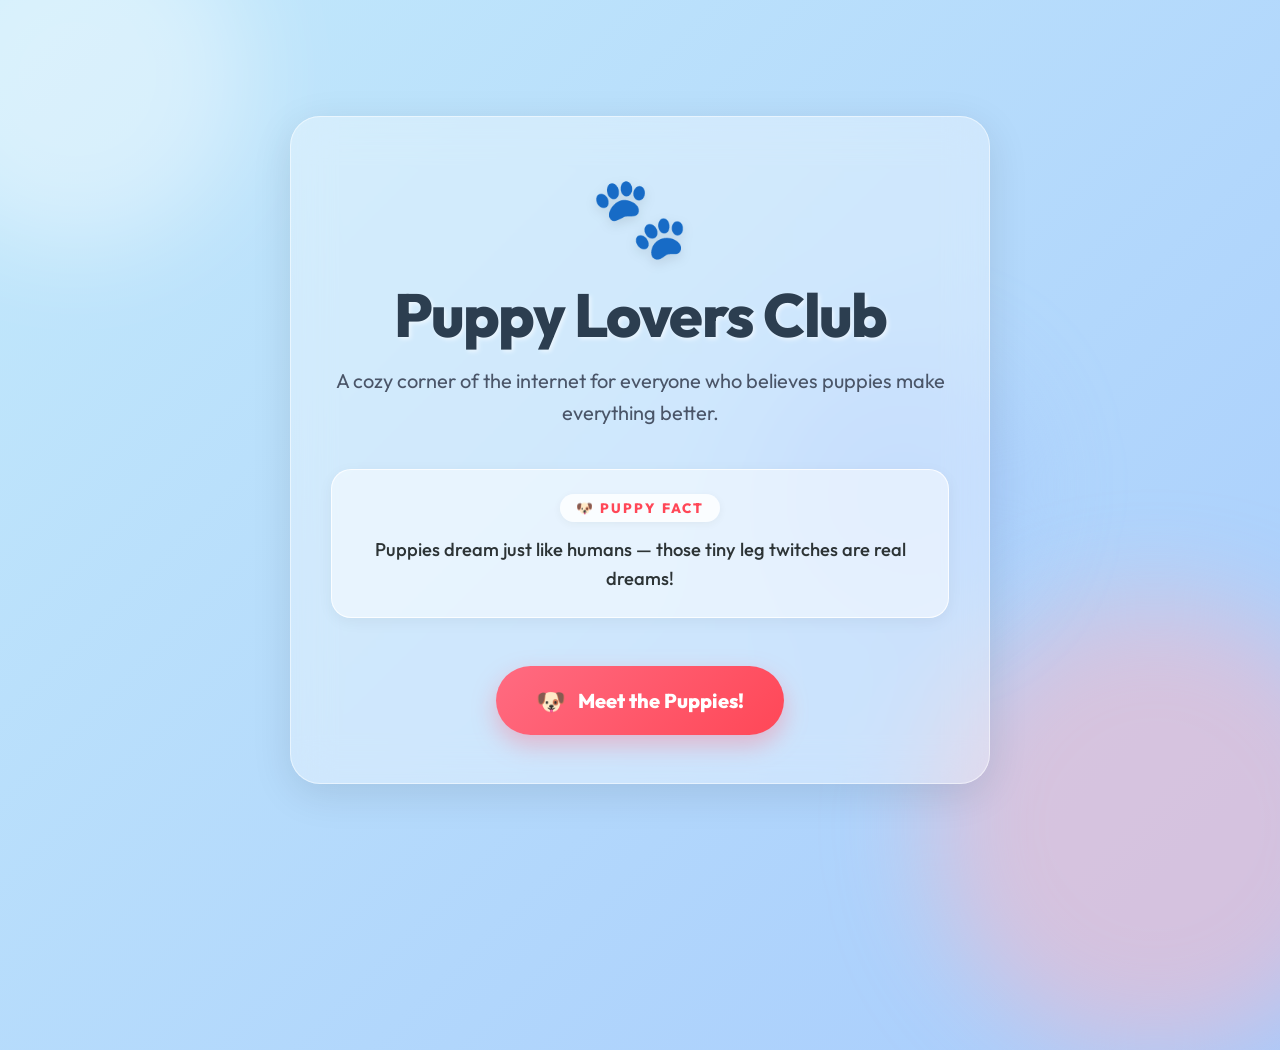
<file: index.html>
<!DOCTYPE html>
<html lang="en">
<head>
    <meta charset="UTF-8">
    <meta name="viewport" content="width=device-width, initial-scale=1.0">
    <title>Puppy Lovers Club 🐾</title>
    <link rel="stylesheet" href="css/style.css">
</head>
<body>
    <div class="bg-shape shape1"></div>
    <div class="bg-shape shape2"></div>
    <div class="bg-shape shape3"></div>

    <div class="container">
        <div class="hero-icon">🐾</div>
        <h1>Puppy Lovers Club</h1>
        <p class="subtitle">A cozy corner of the internet for everyone who believes puppies make everything better.</p>

        <div class="fact-box" id="fact-box">
            <span class="fact-label">🐶 Puppy Fact</span>
            <p id="fact-text"></p>
        </div>

        <a href="puppies.html" class="btn-puppies">
            <span class="btn-icon">🐶</span>
            <span class="btn-text">Meet the Puppies!</span>
            <span class="btn-shine"></span>
        </a>
    </div>
    <script src="js/app.js"></script>
</body>
</html>
</file>
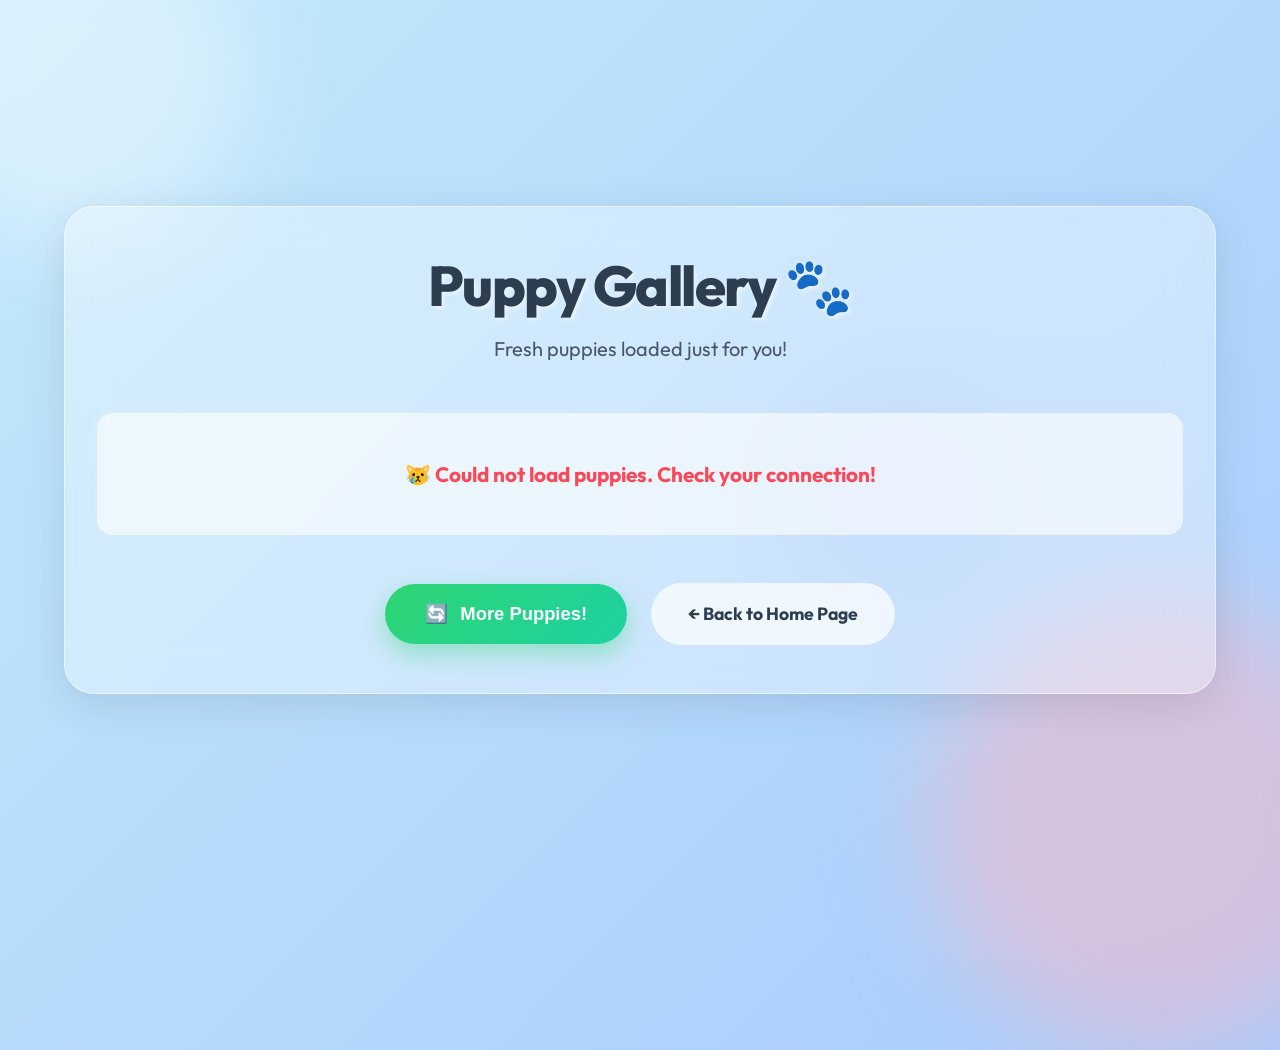
<file: puppies.html>
<!DOCTYPE html>
<html lang="en">
<head>
    <meta charset="UTF-8">
    <meta name="viewport" content="width=device-width, initial-scale=1.0">
    <title>Puppies! 🐶</title>
    <link rel="stylesheet" href="css/style.css">
</head>
<body>
    <div class="bg-shape shape1"></div>
    <div class="bg-shape shape2"></div>
    <div class="bg-shape shape3"></div>

    <div class="container container--puppies">
        <h1 class="puppies-title">Puppy Gallery 🐾</h1>
        <p class="subtitle">Fresh puppies loaded just for you!</p>

        <div id="gallery" class="gallery">
            <div class="loading">
                <div class="spinner"></div>
                <p>Fetching puppies…</p>
            </div>
        </div>

        <div class="actions">
            <button id="reload-btn" class="btn-reload">
                <span>🔄</span> More Puppies!
            </button>

            <a href="index.html" class="btn-back">
                ← Back to Home Page
            </a>
        </div>
    </div>
    <script src="js/puppies.js"></script>
</body>
</html>
</file>
<file: css/style.css>
@import url('https://fonts.googleapis.com/css2?family=Outfit:wght@300;400;600;800&display=swap');

*, *::before, *::after {
    box-sizing: border-box;
    margin: 0;
    padding: 0;
}

body {
    font-family: 'Outfit', sans-serif;
    display: flex;
    flex-direction: column;
    align-items: center;
    justify-content: center;
    min-height: 100vh;
    background: linear-gradient(-45deg, #ff9a9e, #fecfef, #a1c4fd, #c2e9fb);
    background-size: 400% 400%;
    animation: gradientBG 15s ease infinite;
    color: #333;
    overflow-x: hidden;
    position: relative;
}

@keyframes gradientBG {
    0% { background-position: 0% 50%; }
    50% { background-position: 100% 50%; }
    100% { background-position: 0% 50%; }
}

/* Background floating shapes */
.bg-shape {
    position: absolute;
    border-radius: 50%;
    background: rgba(255, 255, 255, 0.4);
    filter: blur(50px);
    z-index: -1;
    animation: float 10s infinite ease-in-out;
}
.shape1 { width: 350px; height: 350px; top: -100px; left: -100px; animation-delay: 0s; }
.shape2 { width: 450px; height: 450px; bottom: -150px; right: -100px; animation-delay: -5s; background: rgba(255, 182, 193, 0.5); }
.shape3 { width: 250px; height: 250px; top: 40%; left: 60%; animation-delay: -2s; background: rgba(161, 196, 253, 0.5); }

@keyframes float {
    0%, 100% { transform: translateY(0) scale(1); }
    50% { transform: translateY(-30px) scale(1.05); }
}

/* ── Shared container ── */
.container {
    text-align: center;
    padding: 3rem 2.5rem;
    max-width: 700px;
    background: rgba(255, 255, 255, 0.35);
    backdrop-filter: blur(20px);
    -webkit-backdrop-filter: blur(20px);
    border: 1px solid rgba(255, 255, 255, 0.5);
    border-radius: 30px;
    box-shadow: 0 10px 40px rgba(0, 0, 0, 0.1);
    z-index: 10;
    margin: 2rem;
}

.hero-icon {
    font-size: 5rem;
    margin-bottom: 1rem;
    animation: bounce 2s infinite ease-in-out;
    display: inline-block;
    filter: drop-shadow(0 4px 6px rgba(0,0,0,0.1));
}

@keyframes bounce {
    0%, 100% { transform: translateY(0) rotate(0); }
    50%       { transform: translateY(-15px) rotate(5deg); }
}

h1 {
    font-size: 3.8rem;
    font-weight: 800;
    color: #2c3e50;
    margin-bottom: 1rem;
    letter-spacing: -1.5px;
    line-height: 1.1;
    text-shadow: 2px 2px 4px rgba(255,255,255,0.6);
}

.subtitle {
    font-size: 1.25rem;
    color: #4a5568;
    margin-bottom: 2.5rem;
    line-height: 1.6;
    font-weight: 400;
}

/* Puppy fact box */
.fact-box {
    background: rgba(255, 255, 255, 0.5);
    border: 1px solid rgba(255, 255, 255, 0.8);
    border-radius: 20px;
    padding: 1.5rem 2rem;
    margin-bottom: 3rem;
    cursor: pointer;
    transition: all 0.4s cubic-bezier(0.25, 0.8, 0.25, 1);
    box-shadow: 0 4px 15px rgba(0,0,0,0.05);
    position: relative;
    overflow: hidden;
}

.fact-box::before {
    content: '';
    position: absolute;
    top: 0; left: -100%;
    width: 50%;
    height: 100%;
    background: linear-gradient(to right, transparent, rgba(255,255,255,0.8), transparent);
    transform: skewX(-20deg);
    transition: 0.5s;
}

.fact-box:hover {
    transform: translateY(-5px) scale(1.02);
    box-shadow: 0 12px 30px rgba(0,0,0,0.1);
    background: rgba(255, 255, 255, 0.7);
}

.fact-box:hover::before {
    left: 150%;
}

.fact-label {
    display: inline-block;
    font-size: 0.85rem;
    text-transform: uppercase;
    letter-spacing: 0.15em;
    color: #ff4757;
    margin-bottom: 0.8rem;
    font-weight: 800;
    background: rgba(255,255,255,0.8);
    padding: 0.3rem 1rem;
    border-radius: 20px;
    box-shadow: 0 2px 8px rgba(0,0,0,0.05);
}

.fact-box p {
    font-size: 1.15rem;
    color: #2d3436;
    line-height: 1.6;
    font-weight: 500;
}

/* ── Fancy "Meet the Puppies" button ── */
.btn-puppies {
    position: relative;
    display: inline-flex;
    align-items: center;
    justify-content: center;
    gap: 0.8rem;
    padding: 1.2rem 2.5rem;
    font-size: 1.25rem;
    font-weight: 800;
    text-decoration: none;
    color: #fff;
    background: linear-gradient(135deg, #ff6b81 0%, #ff4757 100%);
    border-radius: 50px;
    overflow: hidden;
    box-shadow: 0 10px 25px rgba(255, 107, 129, 0.4);
    transition: all 0.3s cubic-bezier(0.175, 0.885, 0.32, 1.275);
}

.btn-puppies:hover {
    transform: translateY(-5px) scale(1.05);
    box-shadow: 0 15px 35px rgba(255, 107, 129, 0.6);
}

.btn-puppies:active {
    transform: translateY(2px) scale(0.98);
}

.btn-icon {
    font-size: 1.5rem;
    animation: wag 1s infinite alternate ease-in-out;
}

@keyframes wag {
    from { transform: rotate(-20deg); }
    to   { transform: rotate(20deg); }
}

/* Shine sweep effect */
.btn-shine {
    position: absolute;
    top: 0; left: -100%;
    width: 50%;
    height: 100%;
    background: linear-gradient(
        120deg,
        transparent 0%,
        rgba(255,255,255,0.4) 50%,
        transparent 100%
    );
    animation: shine 3s infinite;
}

@keyframes shine {
    0%   { left: -100%; }
    20%  { left: 200%; }
    100% { left: 200%; }
}

/* ── Puppies page ── */
.container--puppies {
    max-width: 1200px;
    width: 90%;
    padding: 3rem 2rem;
}

.puppies-title {
    font-size: 3.5rem;
}

/* Gallery grid */
.gallery {
    display: grid;
    grid-template-columns: repeat(auto-fill, minmax(300px, 1fr));
    gap: 2rem;
    margin: 3rem 0;
}

.puppy-card {
    border-radius: 24px;
    overflow: hidden;
    background: rgba(255, 255, 255, 0.8);
    box-shadow: 0 10px 20px rgba(0,0,0,0.05);
    animation: pop-in 0.6s cubic-bezier(0.175, 0.885, 0.32, 1.275) both;
    transition: all 0.4s ease;
    border: 6px solid #fff;
    cursor: pointer;
    position: relative;
    backdrop-filter: blur(10px);
}

.puppy-card::after {
    content: '🐾';
    position: absolute;
    bottom: -40px;
    right: 20px;
    font-size: 1.8rem;
    opacity: 0;
    transition: all 0.4s cubic-bezier(0.175, 0.885, 0.32, 1.275);
    filter: drop-shadow(0 2px 4px rgba(0,0,0,0.2));
}

.puppy-card:hover {
    transform: translateY(-12px) rotate(2deg);
    box-shadow: 0 20px 40px rgba(0,0,0,0.12);
    border-color: #ff9a9e;
}

.puppy-card:hover::after {
    bottom: 20px;
    opacity: 1;
    transform: rotate(-15deg);
}

.puppy-card img {
    width: 100%;
    height: 280px;
    object-fit: cover;
    display: block;
    transition: transform 0.6s ease;
}

.puppy-card:hover img {
    transform: scale(1.1);
}

@keyframes pop-in {
    from { opacity: 0; transform: translateY(40px) scale(0.9); }
    to   { opacity: 1; transform: translateY(0) scale(1); }
}

/* Loading state */
.loading {
    grid-column: 1 / -1;
    display: flex;
    flex-direction: column;
    align-items: center;
    gap: 1.5rem;
    padding: 5rem 2rem;
    color: #4a5568;
    font-weight: 700;
    font-size: 1.3rem;
}

.spinner {
    width: 70px;
    height: 70px;
    border: 6px solid rgba(255, 107, 129, 0.2);
    border-top-color: #ff4757;
    border-radius: 50%;
    animation: spin 0.8s cubic-bezier(0.68, -0.55, 0.265, 1.55) infinite;
}

@keyframes spin {
    to { transform: rotate(360deg); }
}

.error {
    grid-column: 1 / -1;
    color: #ff4757;
    font-size: 1.3rem;
    padding: 3rem;
    font-weight: 700;
    background: rgba(255, 255, 255, 0.6);
    border-radius: 16px;
    display: inline-block;
}

/* Actions container */
.actions {
    display: flex;
    justify-content: center;
    align-items: center;
    flex-wrap: wrap;
    gap: 1.5rem;
    margin-top: 2rem;
}

/* Reload button */
.btn-reload {
    display: inline-flex;
    align-items: center;
    gap: 0.8rem;
    padding: 1.2rem 2.5rem;
    font-size: 1.15rem;
    font-weight: 800;
    color: #fff;
    background: linear-gradient(135deg, #2ed573, #1dd1a1);
    border: none;
    border-radius: 50px;
    cursor: pointer;
    box-shadow: 0 10px 25px rgba(46, 213, 115, 0.4);
    transition: all 0.3s cubic-bezier(0.175, 0.885, 0.32, 1.275);
}

.btn-reload:hover:not(:disabled) {
    transform: translateY(-5px) scale(1.05);
    box-shadow: 0 15px 35px rgba(46, 213, 115, 0.6);
}

.btn-reload:disabled {
    opacity: 0.6;
    cursor: not-allowed;
    transform: none;
}

/* Back button */
.btn-back {
    display: inline-flex;
    align-items: center;
    padding: 1.1rem 2.2rem;
    font-size: 1.1rem;
    font-weight: 700;
    text-decoration: none;
    color: #2c3e50;
    background: rgba(255,255,255,0.7);
    border-radius: 50px;
    transition: all 0.3s ease;
    border: 2px solid transparent;
}

.btn-back:hover {
    color: #ff4757;
    background: #fff;
    transform: translateX(-5px);
    border-color: #ff4757;
    box-shadow: 0 8px 20px rgba(255, 71, 87, 0.15);
}

/* Responsive adjustments */
@media (max-width: 768px) {
    h1 {
        font-size: 2.8rem;
    }
    .puppies-title {
        font-size: 2.5rem;
    }
    .hero-icon {
        font-size: 4rem;
    }
    .container {
        padding: 2rem 1.5rem;
    }
    .gallery {
        grid-template-columns: repeat(auto-fill, minmax(250px, 1fr));
        gap: 1.5rem;
    }
}
</file>
